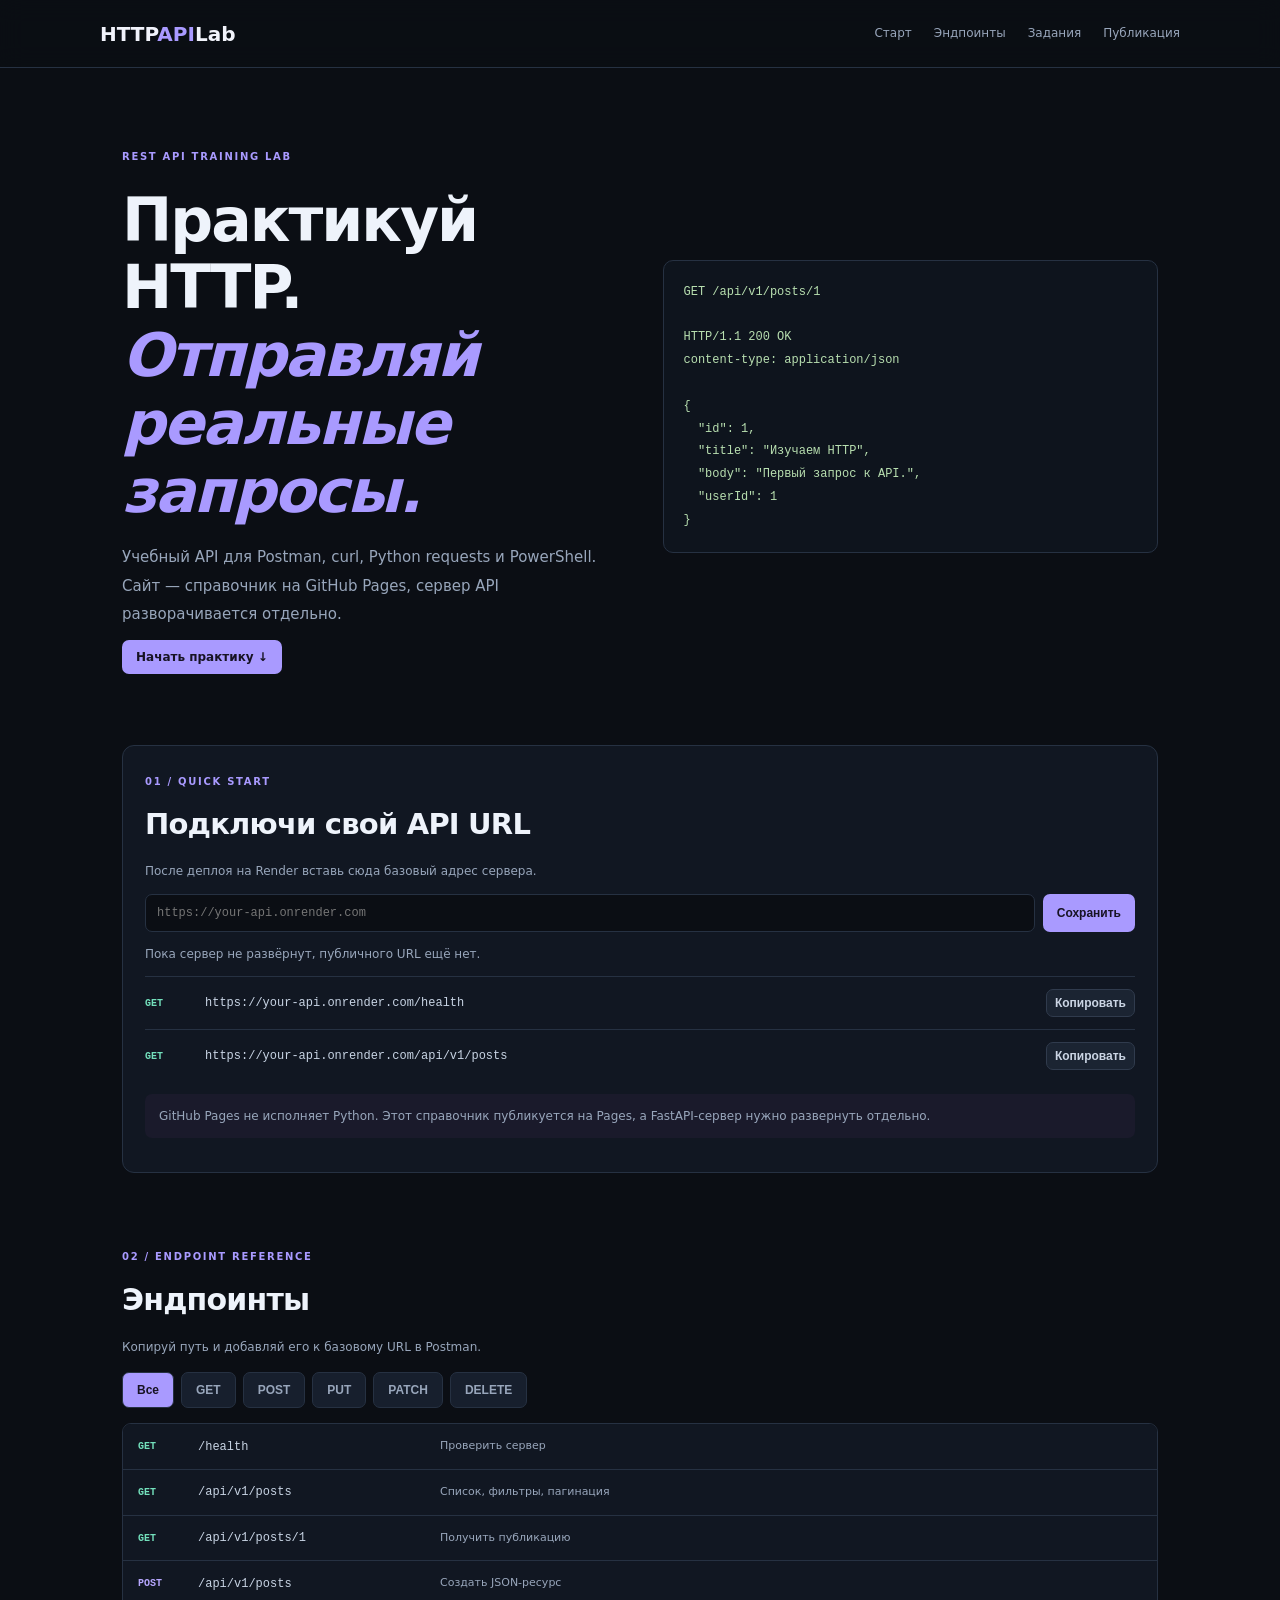
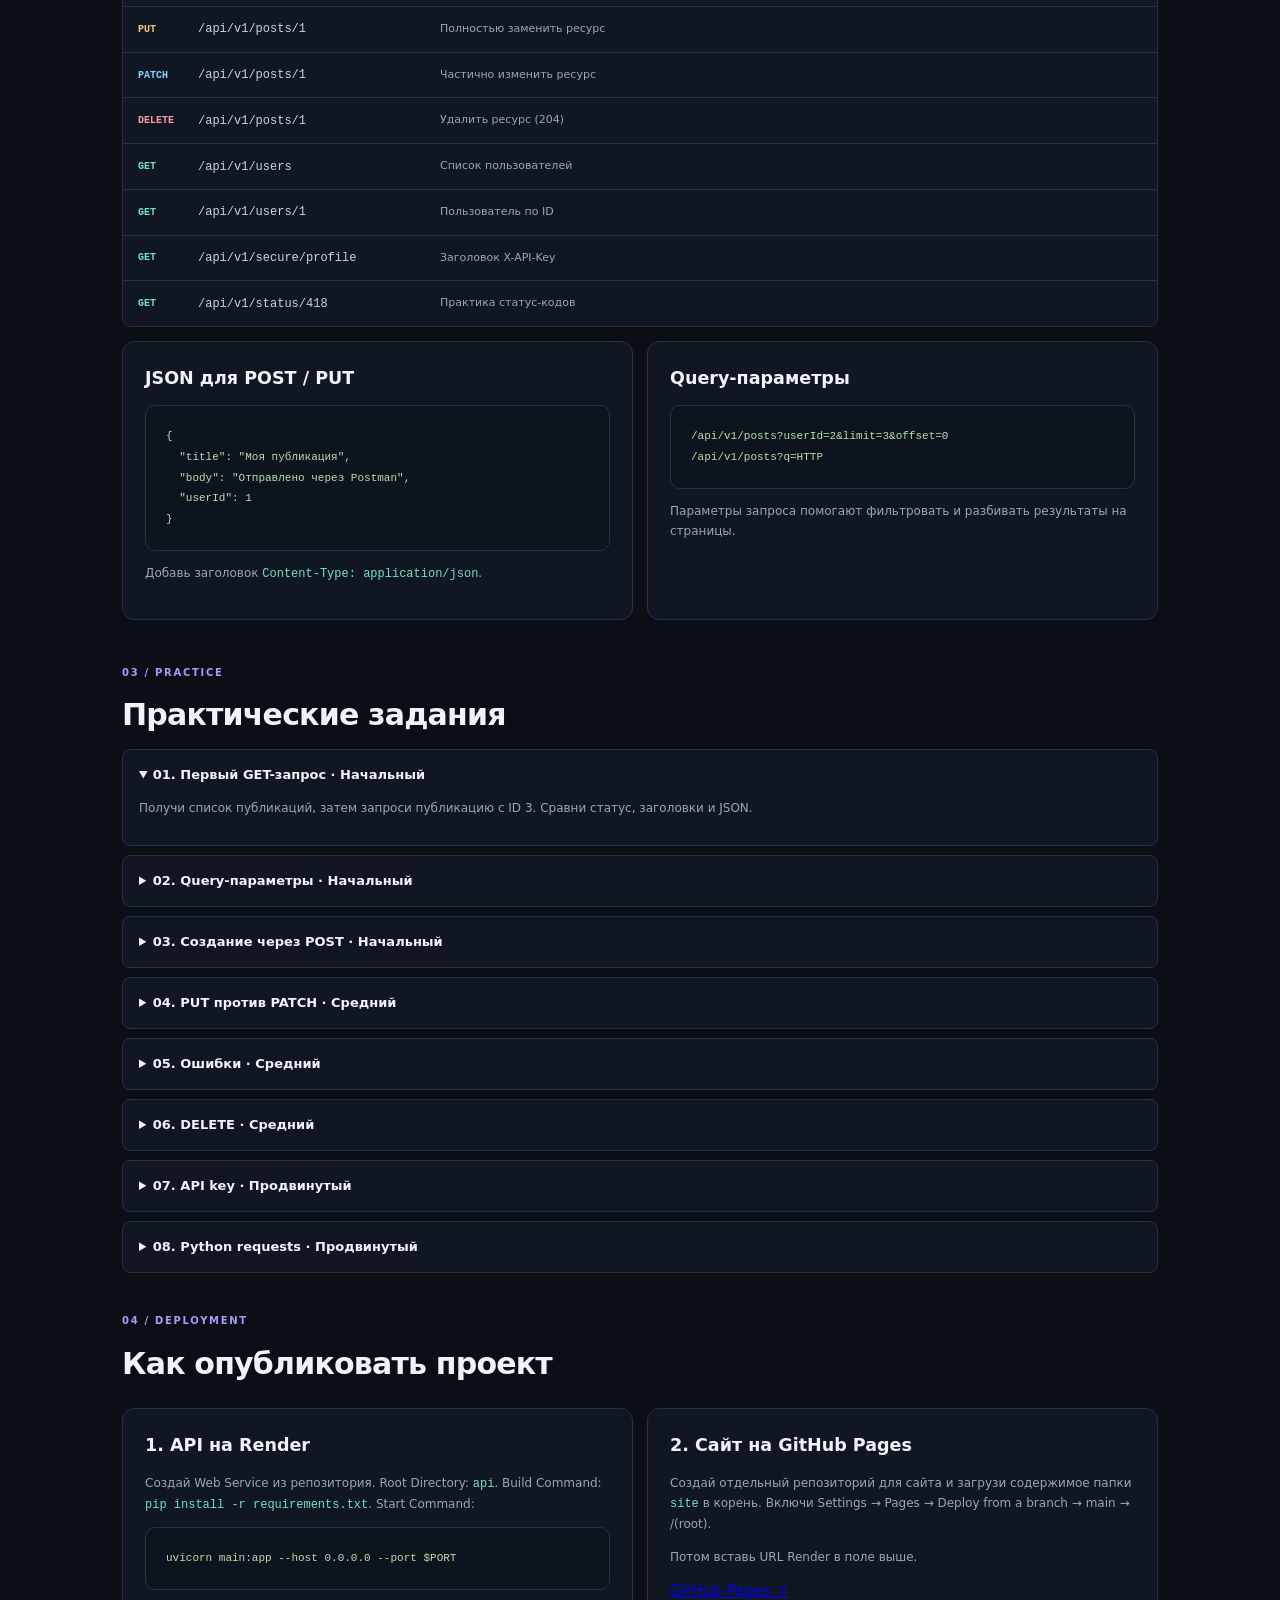
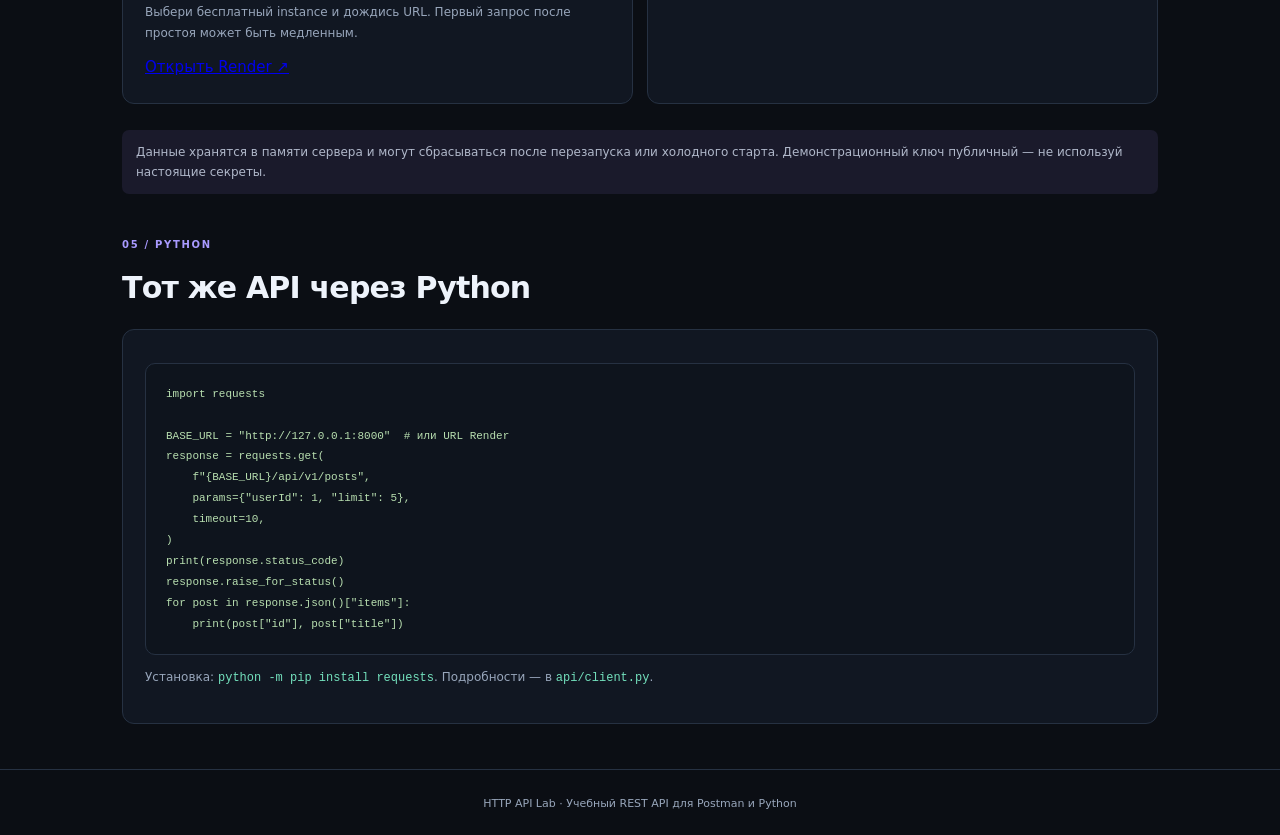
<file: site/index.html>
<!doctype html>
<html lang="ru"><head><meta charset="utf-8"><meta name="viewport" content="width=device-width,initial-scale=1">
<title>HTTP API Lab — Postman practice</title><link rel="stylesheet" href="style.css"><script defer src="script.js"></script></head>
<body><header><a class="logo" href="#">HTTP<span>API</span>Lab</a><nav><a href="#start">Старт</a><a href="#routes">Эндпоинты</a><a href="#tasks">Задания</a><a href="#publish">Публикация</a></nav></header>
<main><section class="hero"><div><small>REST API TRAINING LAB</small><h1>Практикуй HTTP.<br><em>Отправляй реальные запросы.</em></h1><p>Учебный API для Postman, curl, Python requests и PowerShell. Сайт — справочник на GitHub Pages, сервер API разворачивается отдельно.</p><a class="btn" href="#start">Начать практику ↓</a></div><pre><span>GET</span> /api/v1/posts/1

HTTP/1.1 200 OK
content-type: application/json

{
  "id": 1,
  "title": "Изучаем HTTP",
  "body": "Первый запрос к API.",
  "userId": 1
}</pre></section>
<section id="start" class="panel"><small>01 / QUICK START</small><h2>Подключи свой API URL</h2><p>После деплоя на Render вставь сюда базовый адрес сервера.</p><div class="url"><input id="base" placeholder="https://your-api.onrender.com"><button id="save">Сохранить</button></div><p id="hint">Пока сервер не развёрнут, публичного URL ещё нет.</p><div class="route"><b class="get">GET</b><code id="health">https://your-api.onrender.com/health</code><button data-copy="health">Копировать</button></div><div class="route"><b class="get">GET</b><code id="posts">https://your-api.onrender.com/api/v1/posts</code><button data-copy="posts">Копировать</button></div><p class="note">GitHub Pages не исполняет Python. Этот справочник публикуется на Pages, а FastAPI-сервер нужно развернуть отдельно.</p></section>
<section id="routes"><small>02 / ENDPOINT REFERENCE</small><h2>Эндпоинты</h2><p>Копируй путь и добавляй его к базовому URL в Postman.</p><div class="filters"><button class="active" data-filter="all">Все</button><button data-filter="GET">GET</button><button data-filter="POST">POST</button><button data-filter="PUT">PUT</button><button data-filter="PATCH">PATCH</button><button data-filter="DELETE">DELETE</button></div><div class="routes">
<div class="route" data-method="GET"><b class="get">GET</b><code>/health</code><span>Проверить сервер</span></div>
<div class="route" data-method="GET"><b class="get">GET</b><code>/api/v1/posts</code><span>Список, фильтры, пагинация</span></div>
<div class="route" data-method="GET"><b class="get">GET</b><code>/api/v1/posts/1</code><span>Получить публикацию</span></div>
<div class="route" data-method="POST"><b class="post">POST</b><code>/api/v1/posts</code><span>Создать JSON-ресурс</span></div>
<div class="route" data-method="PUT"><b class="put">PUT</b><code>/api/v1/posts/1</code><span>Полностью заменить ресурс</span></div>
<div class="route" data-method="PATCH"><b class="patch">PATCH</b><code>/api/v1/posts/1</code><span>Частично изменить ресурс</span></div>
<div class="route" data-method="DELETE"><b class="delete">DELETE</b><code>/api/v1/posts/1</code><span>Удалить ресурс (204)</span></div>
<div class="route" data-method="GET"><b class="get">GET</b><code>/api/v1/users</code><span>Список пользователей</span></div>
<div class="route" data-method="GET"><b class="get">GET</b><code>/api/v1/users/1</code><span>Пользователь по ID</span></div>
<div class="route" data-method="GET"><b class="get">GET</b><code>/api/v1/secure/profile</code><span>Заголовок X-API-Key</span></div>
<div class="route" data-method="GET"><b class="get">GET</b><code>/api/v1/status/418</code><span>Практика статус-кодов</span></div>
</div><div class="twocol"><article class="panel"><h3>JSON для POST / PUT</h3><pre>{
  "title": "Моя публикация",
  "body": "Отправлено через Postman",
  "userId": 1
}</pre><p>Добавь заголовок <code>Content-Type: application/json</code>.</p></article><article class="panel"><h3>Query-параметры</h3><pre>/api/v1/posts?userId=2&limit=3&offset=0
/api/v1/posts?q=HTTP</pre><p>Параметры запроса помогают фильтровать и разбивать результаты на страницы.</p></article></div></section>
<section id="tasks"><small>03 / PRACTICE</small><h2>Практические задания</h2><div class="tasks">
<details open><summary>01. Первый GET-запрос · Начальный</summary><p>Получи список публикаций, затем запроси публикацию с ID 3. Сравни статус, заголовки и JSON.</p></details>
<details><summary>02. Query-параметры · Начальный</summary><p>Получи публикации пользователя 2, максимум 3 результата, пропусти первые два: <code>?userId=2&limit=3&offset=2</code>.</p></details>
<details><summary>03. Создание через POST · Начальный</summary><p>Отправь JSON с title, body, userId. Ожидаемый статус — 201 Created. Попробуй убрать обязательное поле.</p></details>
<details><summary>04. PUT против PATCH · Средний</summary><p>Обнови только title через PATCH. Затем используй PUT с полным объектом и сравни ответы.</p></details>
<details><summary>05. Ошибки · Средний</summary><p>Запроси неизвестный ID (404), отправь POST без title (422), проверь невалидные query-параметры.</p></details>
<details><summary>06. DELETE · Средний</summary><p>Удали публикацию, затем запроси её снова. DELETE возвращает 204 без тела.</p></details>
<details><summary>07. API key · Продвинутый</summary><p>Запроси /api/v1/secure/profile без заголовка X-API-Key (401), затем с X-API-Key: lab-demo-key (200).</p></details>
<details><summary>08. Python requests · Продвинутый</summary><p>Используй requests.get, params, timeout, raise_for_status() и обработку RequestException.</p></details></div></section>
<section id="publish"><small>04 / DEPLOYMENT</small><h2>Как опубликовать проект</h2><div class="twocol"><article class="panel"><h3>1. API на Render</h3><p>Создай Web Service из репозитория. Root Directory: <code>api</code>. Build Command: <code>pip install -r requirements.txt</code>. Start Command:</p><pre>uvicorn main:app --host 0.0.0.0 --port $PORT</pre><p>Выбери бесплатный instance и дождись URL. Первый запрос после простоя может быть медленным.</p><a href="https://render.com/" target="_blank" rel="noopener">Открыть Render ↗</a></article><article class="panel"><h3>2. Сайт на GitHub Pages</h3><p>Создай отдельный репозиторий для сайта и загрузи содержимое папки <code>site</code> в корень. Включи Settings → Pages → Deploy from a branch → main → /(root).</p><p>Потом вставь URL Render в поле выше.</p><a href="https://pages.github.com/" target="_blank" rel="noopener">GitHub Pages ↗</a></article></div><p class="note">Данные хранятся в памяти сервера и могут сбрасываться после перезапуска или холодного старта. Демонстрационный ключ публичный — не используй настоящие секреты.</p></section>
<section><small>05 / PYTHON</small><h2>Тот же API через Python</h2><article class="panel"><pre>import requests

BASE_URL = "http://127.0.0.1:8000"  # или URL Render
response = requests.get(
    f"{BASE_URL}/api/v1/posts",
    params={"userId": 1, "limit": 5},
    timeout=10,
)
print(response.status_code)
response.raise_for_status()
for post in response.json()["items"]:
    print(post["id"], post["title"])</pre><p>Установка: <code>python -m pip install requests</code>. Подробности — в <code>api/client.py</code>.</p></article></section>
</main><footer>HTTP API Lab · Учебный REST API для Postman и Python</footer><div id="toast"></div></body></html>
</file>
<file: site/style.css>
*{box-sizing:border-box}html{scroll-behavior:smooth;scroll-padding-top:80px}body{margin:0;background:#0b0e14;color:#eef3fb;font:15px/1.7 system-ui,Segoe UI,sans-serif}header{height:68px;display:flex;align-items:center;justify-content:space-between;padding:0 max(calc((100vw - 1080px)/2),22px);border-bottom:1px solid #263142;position:sticky;top:0;background:#0b0e14ed;backdrop-filter:blur(12px);z-index:5}.logo{font-weight:900;font-size:20px;color:#f1f3fb;text-decoration:none}.logo span,small,em{color:#a99aff}nav{display:flex;gap:22px}nav a,footer a{color:#98a6bb;text-decoration:none;font-size:12px}main{max-width:1080px;padding:0 22px;margin:auto}.hero{display:grid;grid-template-columns:1fr 1fr;gap:45px;align-items:center;padding:75px 0 60px}.hero small,section>small{font-weight:800;letter-spacing:1.7px;font-size:10px}.hero h1{font-size:clamp(38px,5vw,60px);line-height:1.13;letter-spacing:-2px;margin:18px 0}.hero p{color:#98a6bb;line-height:1.9}.btn,button{border:0;border-radius:7px;padding:10px 14px;background:#a99aff;color:#171323;font-weight:750;font-size:12px;cursor:pointer;text-decoration:none}.hero pre,.panel pre{background:#0e141d;border:1px solid #263142;border-radius:10px;padding:20px;overflow:auto;color:#b8dfb0;font:12px/1.9 ui-monospace,monospace}.panel{background:#111722;border:1px solid #263142;border-radius:12px;padding:22px;margin:16px 0 45px}.panel h2{margin:6px 0 4px;font-size:29px}.panel>p,.panel p{font-size:12px;color:#98a6bb}.url{display:flex;gap:8px}.url input{flex:1;min-width:0;background:#0b0e14;color:#eef3fb;border:1px solid #263142;border-radius:7px;padding:11px;font:12px ui-monospace,monospace}.route{display:flex;align-items:center;gap:12px;padding:12px 0;border-top:1px solid #263142}.route code{color:#c8d4e4;font:12px ui-monospace,monospace}.route span{color:#98a6bb;font-size:11px;margin-left:auto}.route button{margin-left:auto;background:#1b2432;color:#cbd5e4;border:1px solid #303b4d;padding:6px 8px}.route b{font:800 10px ui-monospace,monospace;min-width:48px}.get{color:#73e0bc}.post{color:#b7a7ff}.put{color:#f3c879}.patch{color:#83d3f3}.delete{color:#ff98a8}.note{padding:12px 14px;background:#1a1a2b;border-radius:7px;color:#b0b8ca}.filters{display:flex;gap:7px;flex-wrap:wrap;margin:15px 0}.filters button{background:#171f2d;color:#98a6bb;border:1px solid #263142}.filters button.active{background:#a99aff;color:#171323}.routes{border:1px solid #263142;border-radius:9px;overflow:hidden}.routes .route{background:#111722;padding:13px 15px;margin:0;border-top:1px solid #263142}.routes .route:first-child{border-top:0}.routes .route code{min-width:230px}.routes .route span{margin-left:0}.twocol{display:grid;grid-template-columns:1fr 1fr;gap:14px}.twocol .panel{margin:14px 0}.twocol h3{margin:0}.twocol pre,.panel pre{font-size:11px}section{padding-top:25px}section h2{font-size:30px;letter-spacing:-.8px;margin:5px 0}section>p{color:#98a6bb;font-size:12px}.tasks details{border:1px solid #263142;background:#111722;border-radius:8px;padding:14px 16px;margin:9px 0}.tasks summary{cursor:pointer;font-size:13px;font-weight:750}.tasks p{font-size:12px;color:#98a6bb}code{color:#73e0bc}footer{border-top:1px solid #263142;padding:25px;text-align:center;color:#98a6bb;font-size:11px;margin-top:45px}#toast{position:fixed;bottom:20px;left:50%;transform:translateX(-50%);background:#eef3fb;color:#111722;padding:8px 14px;border-radius:7px;opacity:0;pointer-events:none;font-size:12px}#toast.show{opacity:1}@media(max-width:700px){header{padding:0 16px}nav{display:none}.hero{grid-template-columns:1fr;padding:45px 0}.twocol{grid-template-columns:1fr}.route{flex-wrap:wrap}.routes .route code{min-width:0}.route span{width:100%}.panel{padding:15px}.url{flex-direction:column}}
</file>
